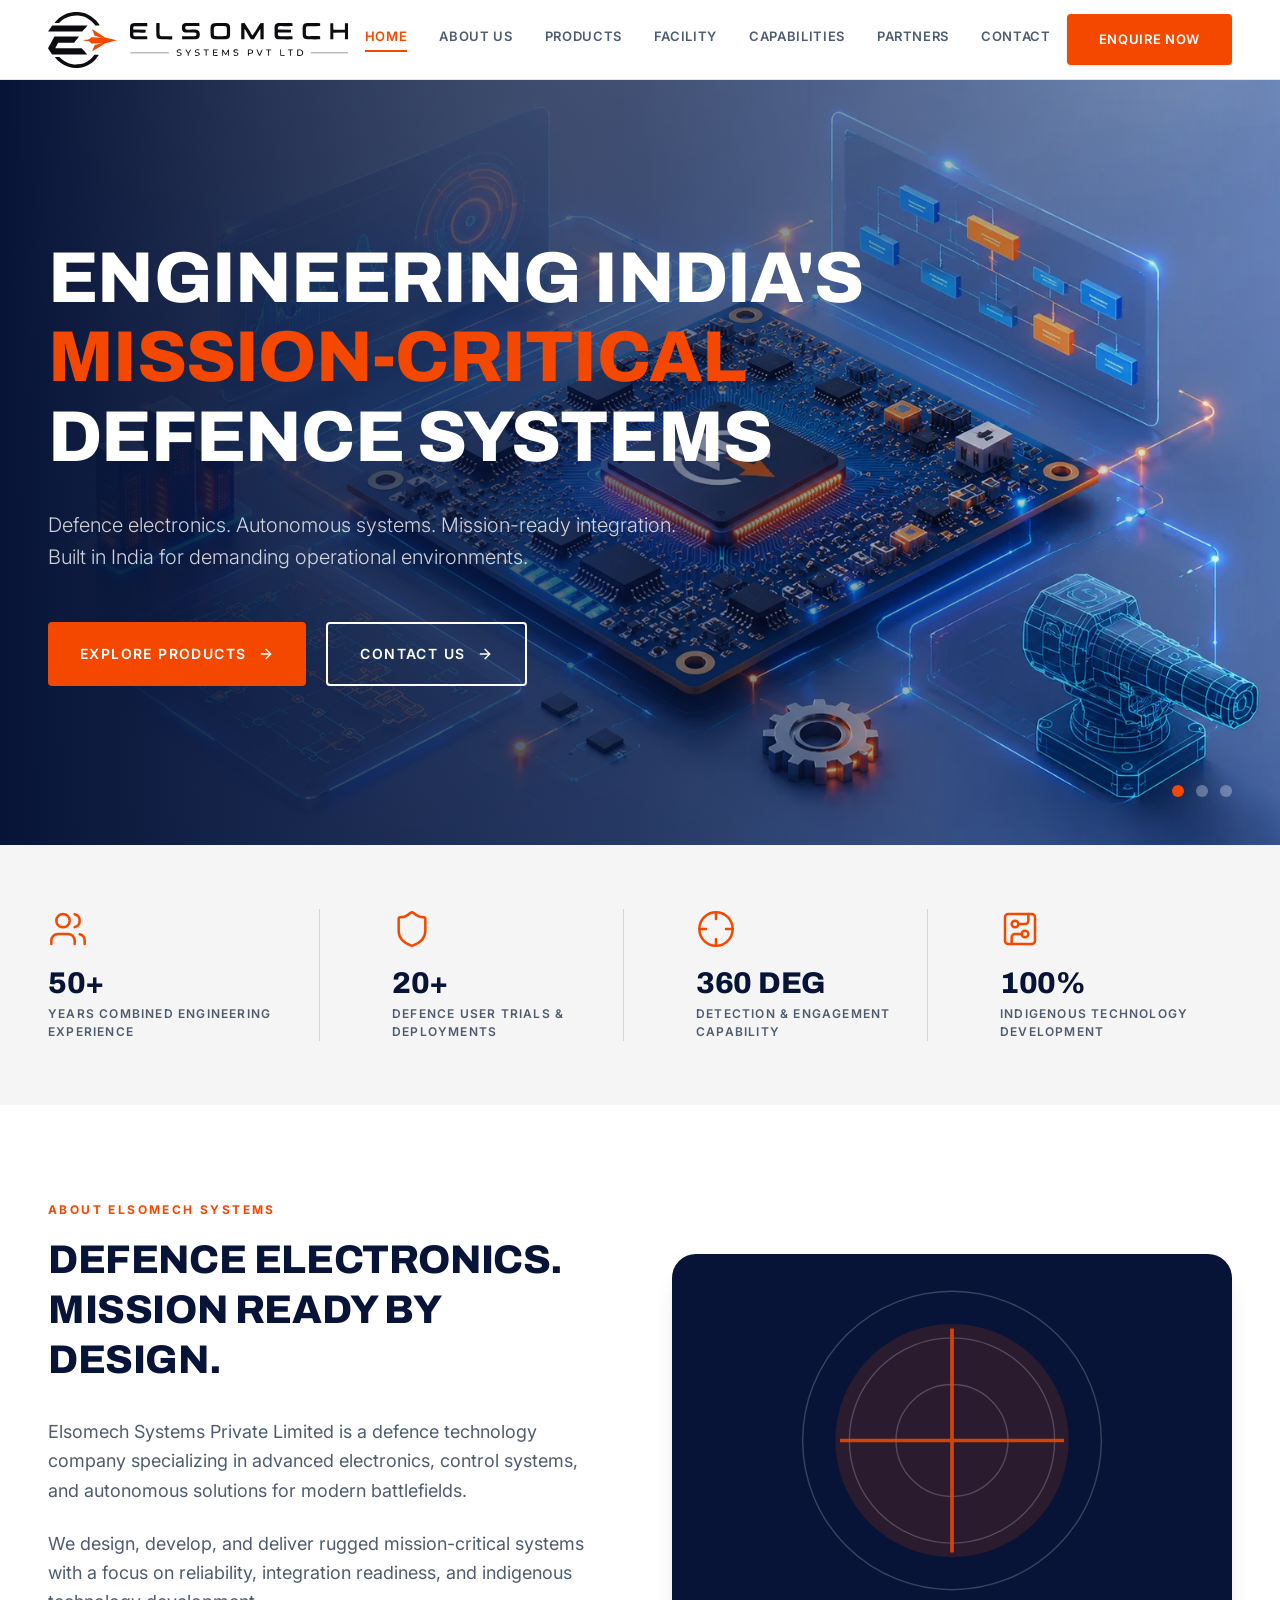
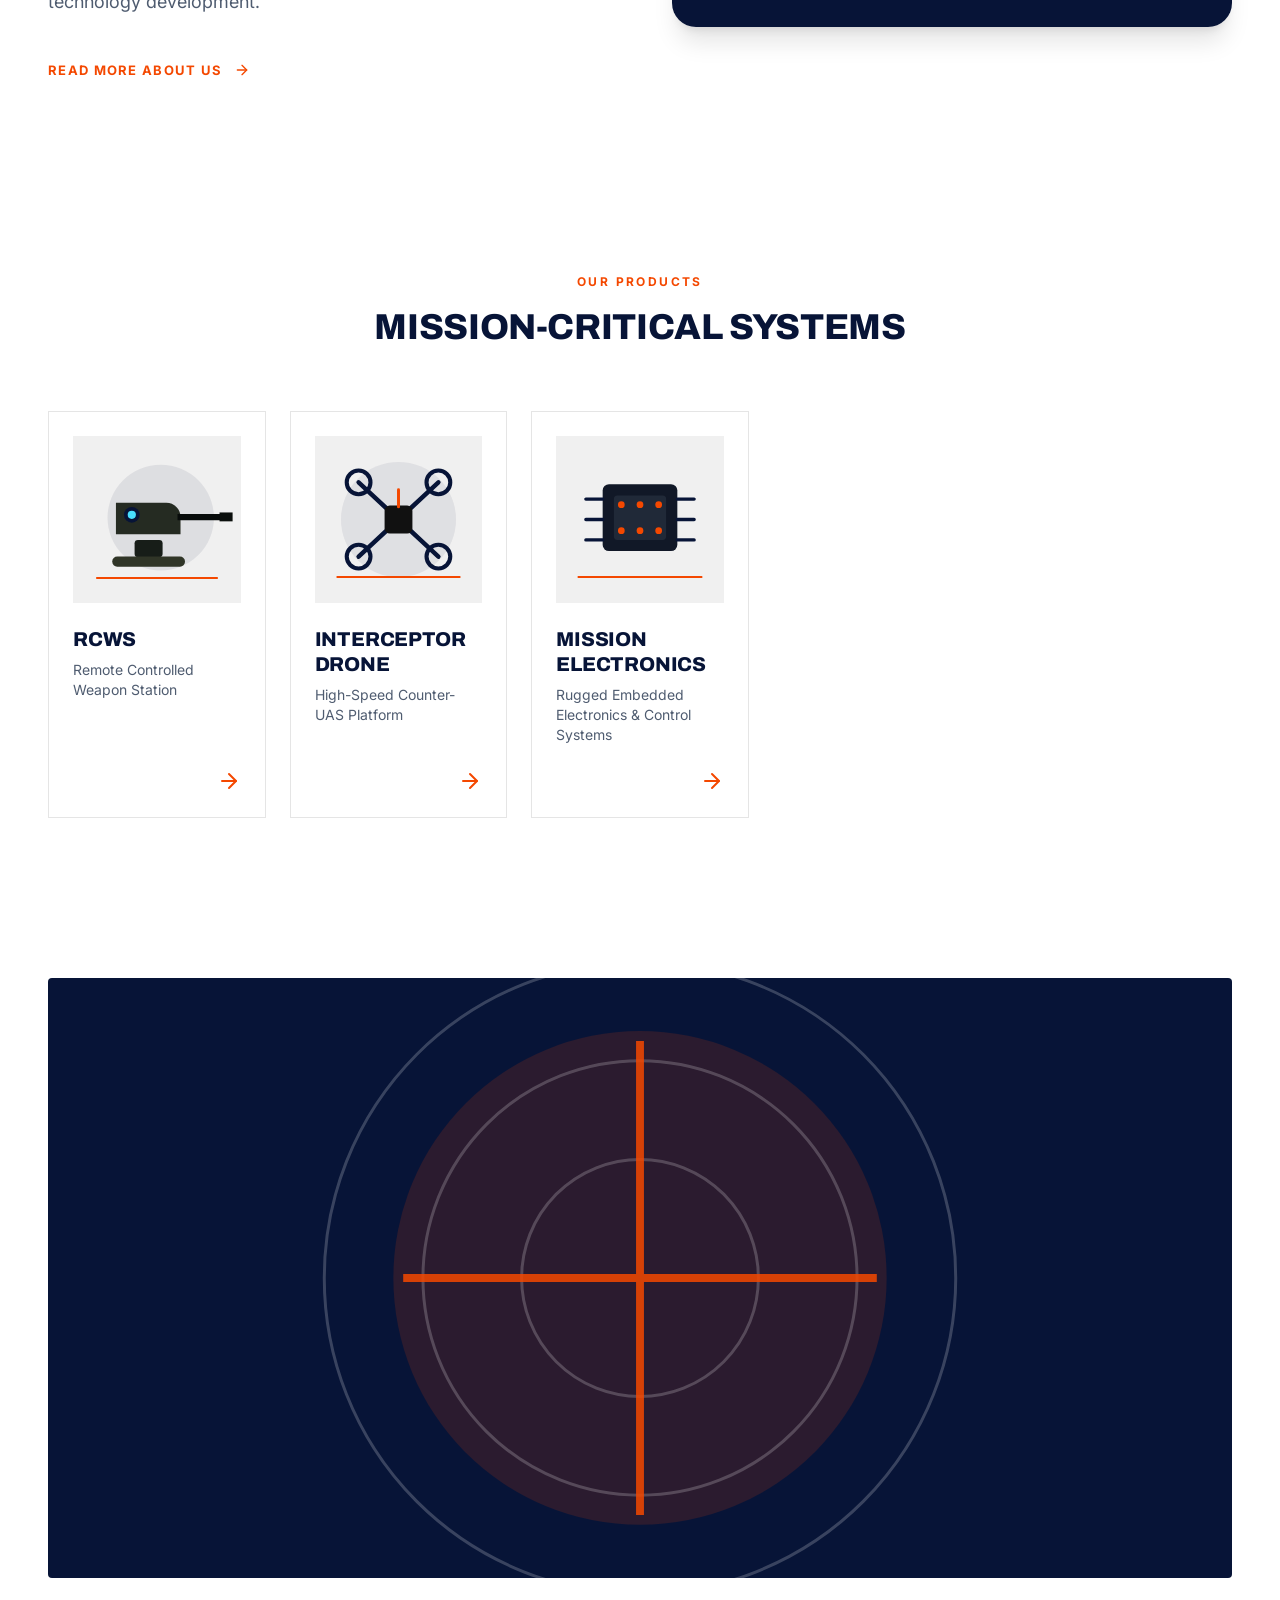
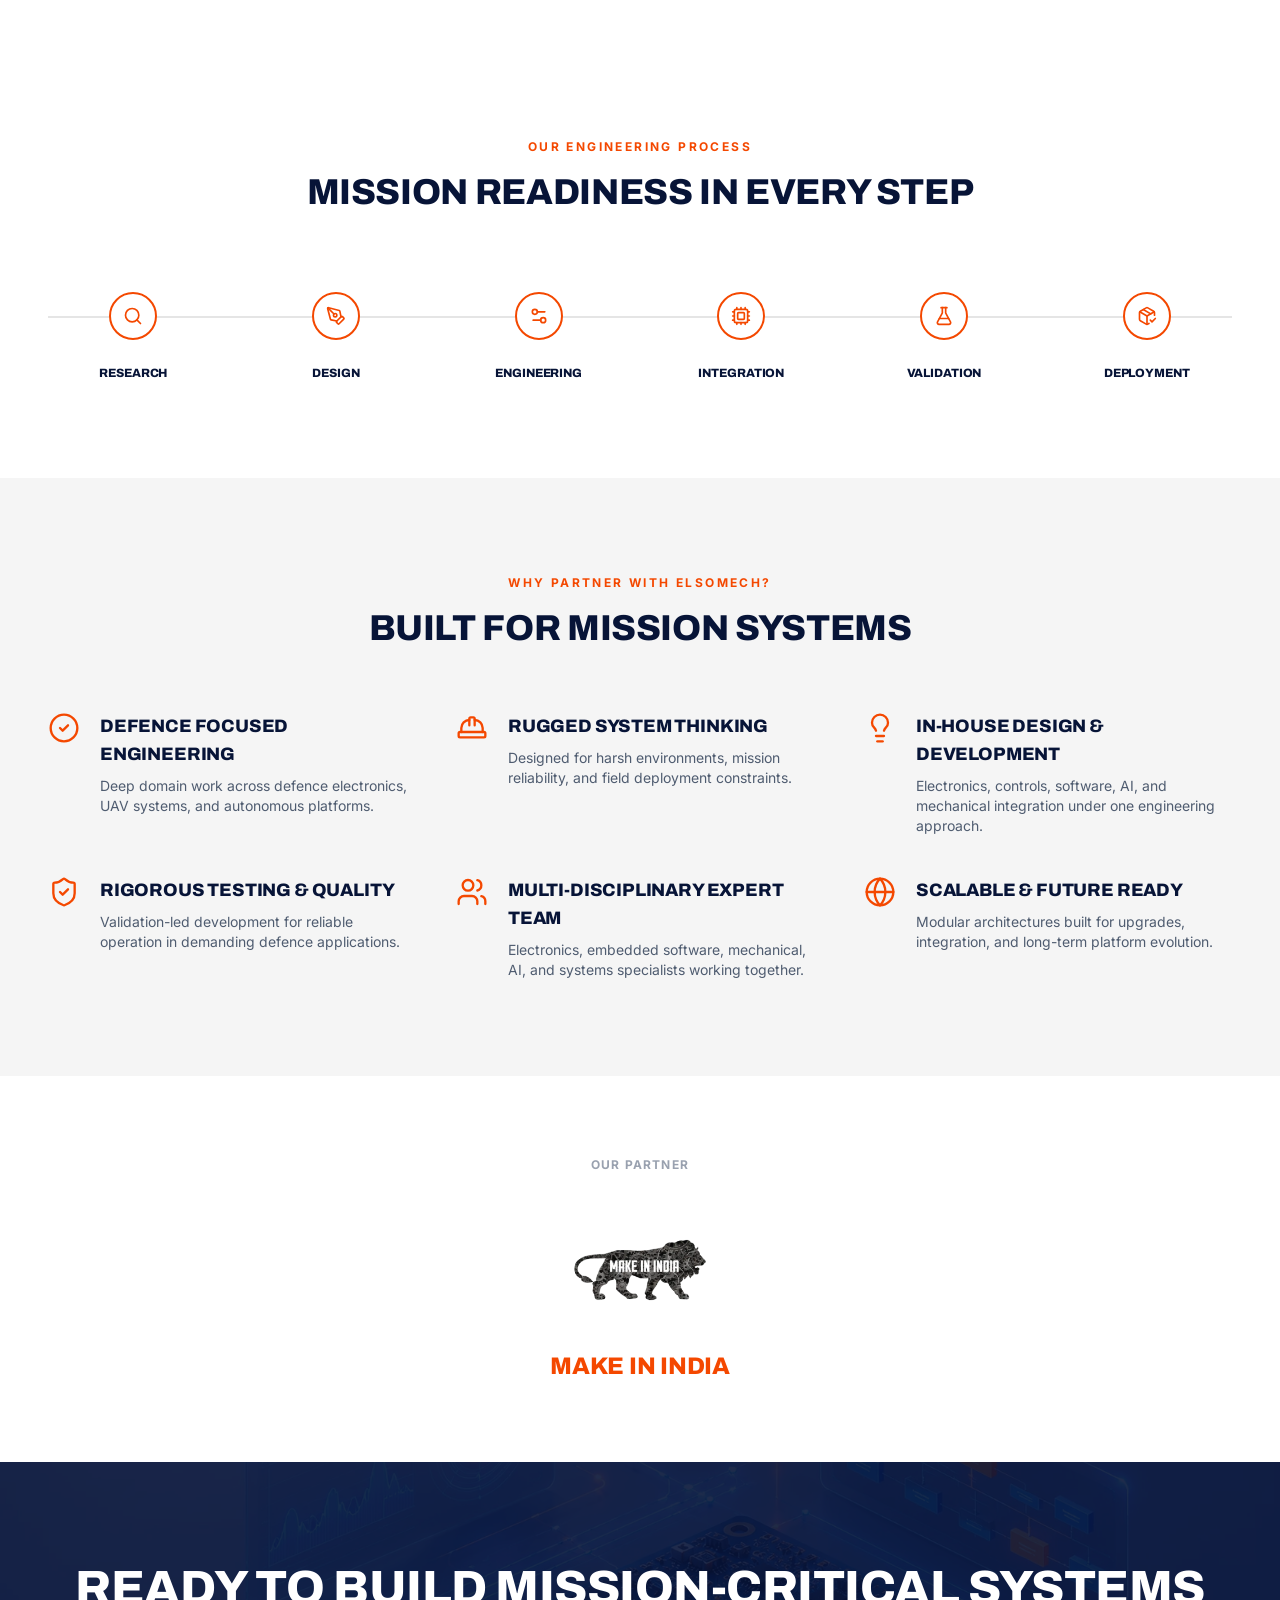
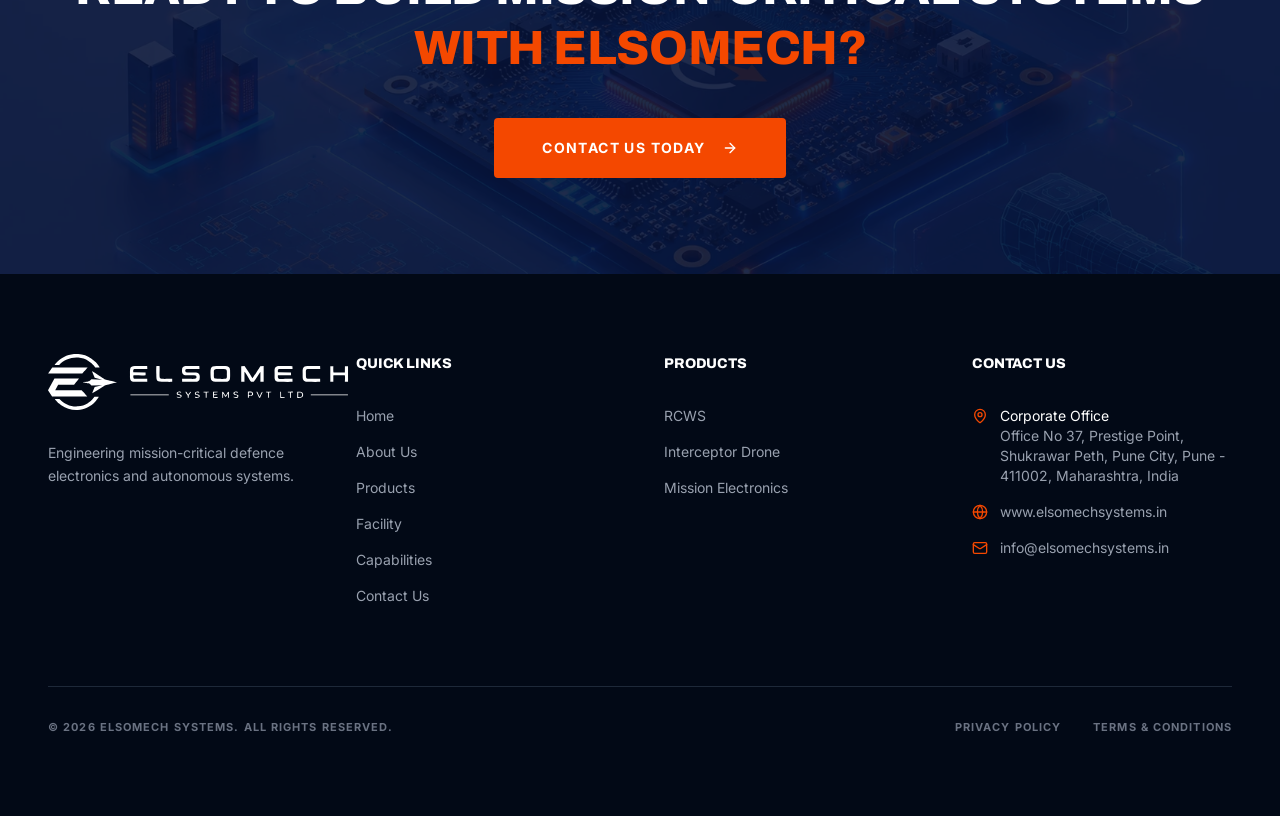
<file: index.html>
<!doctype html>
<html lang="en">
  <head>
    <meta charset="UTF-8" />
    <meta name="viewport" content="width=device-width, initial-scale=1.0" />
    <title>Elsomech Systems | Defence Electronics and Autonomous Systems</title>
    <meta
      name="description"
      content="Elsomech Systems Pvt Ltd engineers mission-critical defence electronics, control systems, autonomous systems, RCWS, counter-UAS platforms, and rugged mission electronics in India."
    />
    <meta
      name="keywords"
      content="Elsomech Systems, defence electronics, autonomous systems, RCWS, counter UAS, mission electronics, embedded electronics, fire control systems, India"
    />
    <meta name="author" content="Elsomech Systems" />
    <meta name="robots" content="index, follow" />
    <meta name="theme-color" content="#071437" />
    <link rel="canonical" href="https://elsomechsystems.in/" />
    <link rel="icon" href="/favicon.svg" type="image/svg+xml" />
    <link rel="manifest" href="/site.webmanifest" />
    <meta property="og:type" content="website" />
    <meta property="og:site_name" content="Elsomech Systems" />
    <meta property="og:title" content="Elsomech Systems | Defence Electronics and Autonomous Systems" />
    <meta
      property="og:description"
      content="Engineering mission-critical defence electronics, control systems and autonomous solutions for modern battlefields."
    />
    <meta property="og:url" content="https://elsomechsystems.in/" />
    <meta property="og:image" content="https://elsomechsystems.in/images/main-cover.webp" />
    <meta name="twitter:card" content="summary" />
    <meta name="twitter:title" content="Elsomech Systems | Defence Electronics and Autonomous Systems" />
    <meta
      name="twitter:description"
      content="Engineering mission-critical defence electronics, control systems and autonomous solutions for modern battlefields."
    />
    <meta name="twitter:image" content="https://elsomechsystems.in/images/main-cover.webp" />
    <script type="application/ld+json">
      {
        "@context": "https://schema.org",
        "@type": "Organization",
        "name": "Elsomech Systems Private Limited",
        "url": "https://elsomechsystems.in/",
        "email": "info@elsomechsystems.in",
        "address": {
          "@type": "PostalAddress",
          "streetAddress": "Office No 37, Prestige Point, Shukrawar Peth",
          "addressLocality": "Pune",
          "postalCode": "411002",
          "addressRegion": "Maharashtra",
          "addressCountry": "IN"
        }
      }
    </script>
    <link rel="preconnect" href="https://fonts.googleapis.com" />
    <link rel="preconnect" href="https://fonts.gstatic.com" crossorigin />
    <link
      href="https://fonts.googleapis.com/css2?family=Archivo:wght@700;800&family=Inter:wght@400;500;600;700;800;900&family=Poppins:wght@400;500;600;700&display=swap"
      rel="stylesheet"
    />
    <script type="module" crossorigin src="/assets/index-Cxivcavu.js"></script>
    <link rel="stylesheet" crossorigin href="/assets/index-B9qIQL-M.css">
  </head>
  <body>
    <div id="root"></div>
  </body>
</html>
</file>
<file: assets/index-B9qIQL-M.css>
@layer properties{@supports (((-webkit-hyphens:none)) and (not (margin-trim:inline))) or ((-moz-orient:inline) and (not (color:rgb(from red r g b)))){*,:before,:after,::backdrop{--tw-space-y-reverse:0;--tw-border-style:solid;--tw-gradient-position:initial;--tw-gradient-from:#0000;--tw-gradient-via:#0000;--tw-gradient-to:#0000;--tw-gradient-stops:initial;--tw-gradient-via-stops:initial;--tw-gradient-from-position:0%;--tw-gradient-via-position:50%;--tw-gradient-to-position:100%;--tw-leading:initial;--tw-font-weight:initial;--tw-tracking:initial;--tw-shadow:0 0 #0000;--tw-shadow-color:initial;--tw-shadow-alpha:100%;--tw-inset-shadow:0 0 #0000;--tw-inset-shadow-color:initial;--tw-inset-shadow-alpha:100%;--tw-ring-color:initial;--tw-ring-shadow:0 0 #0000;--tw-inset-ring-color:initial;--tw-inset-ring-shadow:0 0 #0000;--tw-ring-inset:initial;--tw-ring-offset-width:0px;--tw-ring-offset-color:#fff;--tw-ring-offset-shadow:0 0 #0000;--tw-outline-style:solid;--tw-blur:initial;--tw-brightness:initial;--tw-contrast:initial;--tw-grayscale:initial;--tw-hue-rotate:initial;--tw-invert:initial;--tw-opacity:initial;--tw-saturate:initial;--tw-sepia:initial;--tw-drop-shadow:initial;--tw-drop-shadow-color:initial;--tw-drop-shadow-alpha:100%;--tw-drop-shadow-size:initial;--tw-duration:initial;--tw-ease:initial;--tw-translate-x:0;--tw-translate-y:0;--tw-translate-z:0;--tw-divide-x-reverse:0}}}@layer theme{:root,:host{--font-sans:ui-sans-serif, system-ui, sans-serif, "Apple Color Emoji", "Segoe UI Emoji", "Segoe UI Symbol", "Noto Color Emoji";--font-mono:ui-monospace, SFMono-Regular, Menlo, Monaco, Consolas, "Liberation Mono", "Courier New", monospace;--color-gray-300:oklch(87.2% .01 258.338);--color-gray-400:oklch(70.7% .022 261.325);--color-gray-500:oklch(55.1% .027 264.364);--color-gray-800:oklch(27.8% .033 256.848);--color-white:#fff;--spacing:.25rem;--container-2xl:42rem;--container-3xl:48rem;--container-4xl:56rem;--container-5xl:64rem;--container-7xl:80rem;--text-sm:.875rem;--text-sm--line-height:calc(1.25 / .875);--text-lg:1.125rem;--text-lg--line-height:calc(1.75 / 1.125);--text-xl:1.25rem;--text-xl--line-height:calc(1.75 / 1.25);--text-2xl:1.5rem;--text-2xl--line-height:calc(2 / 1.5);--text-3xl:1.875rem;--text-3xl--line-height: 1.2 ;--text-4xl:2.25rem;--text-4xl--line-height:calc(2.5 / 2.25);--text-5xl:3rem;--text-5xl--line-height:1;--text-6xl:3.75rem;--text-6xl--line-height:1;--font-weight-light:300;--font-weight-semibold:600;--font-weight-bold:700;--font-weight-extrabold:800;--tracking-wider:.05em;--tracking-widest:.1em;--leading-tight:1.25;--leading-relaxed:1.625;--radius-3xl:1.5rem;--default-transition-duration:.15s;--default-transition-timing-function:cubic-bezier(.4, 0, .2, 1);--default-font-family:var(--font-sans);--default-mono-font-family:var(--font-mono);--color-surface-alt:#f5f5f5;--color-surface-panel:#f0f0f0;--color-dark:#071437;--color-darker:#020916;--color-accent:#f44800;--color-accent-dark:#d83f00;--color-body:#4f5c70;--color-line:#e5e5e5;--ease-brand:cubic-bezier(.4, 0, .2, 1)}}@layer base{*,:after,:before,::backdrop{box-sizing:border-box;border:0 solid;margin:0;padding:0}::file-selector-button{box-sizing:border-box;border:0 solid;margin:0;padding:0}html,:host{-webkit-text-size-adjust:100%;tab-size:4;line-height:1.5;font-family:var(--default-font-family,ui-sans-serif, system-ui, sans-serif, "Apple Color Emoji", "Segoe UI Emoji", "Segoe UI Symbol", "Noto Color Emoji");font-feature-settings:var(--default-font-feature-settings,normal);font-variation-settings:var(--default-font-variation-settings,normal);-webkit-tap-highlight-color:transparent}hr{height:0;color:inherit;border-top-width:1px}abbr:where([title]){-webkit-text-decoration:underline dotted;text-decoration:underline dotted}h1,h2,h3,h4,h5,h6{font-size:inherit;font-weight:inherit}a{color:inherit;-webkit-text-decoration:inherit;text-decoration:inherit}b,strong{font-weight:bolder}code,kbd,samp,pre{font-family:var(--default-mono-font-family,ui-monospace, SFMono-Regular, Menlo, Monaco, Consolas, "Liberation Mono", "Courier New", monospace);font-feature-settings:var(--default-mono-font-feature-settings,normal);font-variation-settings:var(--default-mono-font-variation-settings,normal);font-size:1em}small{font-size:80%}sub,sup{vertical-align:baseline;font-size:75%;line-height:0;position:relative}sub{bottom:-.25em}sup{top:-.5em}table{text-indent:0;border-color:inherit;border-collapse:collapse}:-moz-focusring{outline:auto}progress{vertical-align:baseline}summary{display:list-item}ol,ul,menu{list-style:none}img,svg,video,canvas,audio,iframe,embed,object{vertical-align:middle;display:block}img,video{max-width:100%;height:auto}button,input,select,optgroup,textarea{font:inherit;font-feature-settings:inherit;font-variation-settings:inherit;letter-spacing:inherit;color:inherit;opacity:1;background-color:#0000;border-radius:0}::file-selector-button{font:inherit;font-feature-settings:inherit;font-variation-settings:inherit;letter-spacing:inherit;color:inherit;opacity:1;background-color:#0000;border-radius:0}:where(select:is([multiple],[size])) optgroup{font-weight:bolder}:where(select:is([multiple],[size])) optgroup option{padding-inline-start:20px}::file-selector-button{margin-inline-end:4px}::placeholder{opacity:1}@supports (not ((-webkit-appearance:-apple-pay-button))) or (contain-intrinsic-size:1px){::placeholder{color:currentColor}@supports (color:color-mix(in lab,red,red)){::placeholder{color:color-mix(in oklab,currentcolor 50%,transparent)}}}textarea{resize:vertical}::-webkit-search-decoration{-webkit-appearance:none}::-webkit-date-and-time-value{min-height:1lh;text-align:inherit}::-webkit-datetime-edit{display:inline-flex}::-webkit-datetime-edit-fields-wrapper{padding:0}::-webkit-datetime-edit{padding-block:0}::-webkit-datetime-edit-year-field{padding-block:0}::-webkit-datetime-edit-month-field{padding-block:0}::-webkit-datetime-edit-day-field{padding-block:0}::-webkit-datetime-edit-hour-field{padding-block:0}::-webkit-datetime-edit-minute-field{padding-block:0}::-webkit-datetime-edit-second-field{padding-block:0}::-webkit-datetime-edit-millisecond-field{padding-block:0}::-webkit-datetime-edit-meridiem-field{padding-block:0}::-webkit-calendar-picker-indicator{line-height:1}:-moz-ui-invalid{box-shadow:none}button,input:where([type=button],[type=reset],[type=submit]){appearance:button}::file-selector-button{appearance:button}::-webkit-inner-spin-button{height:auto}::-webkit-outer-spin-button{height:auto}[hidden]:where(:not([hidden=until-found])){display:none!important}}@layer components;@layer utilities{.absolute{position:absolute}.relative{position:relative}.sticky{position:sticky}.inset-0{inset:0}.top-0{top:0}.right-6{right:calc(var(--spacing) * 6)}.right-12{right:calc(var(--spacing) * 12)}.bottom-6{bottom:calc(var(--spacing) * 6)}.bottom-12{bottom:calc(var(--spacing) * 12)}.left-6{left:calc(var(--spacing) * 6)}.z-0{z-index:0}.z-10{z-index:10}.z-50{z-index:50}.mx-auto{margin-inline:auto}.mt-0\.5{margin-top:calc(var(--spacing) * .5)}.mt-3{margin-top:calc(var(--spacing) * 3)}.mt-6{margin-top:calc(var(--spacing) * 6)}.mt-10{margin-top:calc(var(--spacing) * 10)}.mt-12{margin-top:calc(var(--spacing) * 12)}.mt-20{margin-top:calc(var(--spacing) * 20)}.mt-auto{margin-top:auto}.mb-1{margin-bottom:var(--spacing)}.mb-2{margin-bottom:calc(var(--spacing) * 2)}.mb-3{margin-bottom:calc(var(--spacing) * 3)}.mb-4{margin-bottom:calc(var(--spacing) * 4)}.mb-5{margin-bottom:calc(var(--spacing) * 5)}.mb-6{margin-bottom:calc(var(--spacing) * 6)}.mb-8{margin-bottom:calc(var(--spacing) * 8)}.mb-10{margin-bottom:calc(var(--spacing) * 10)}.mb-12{margin-bottom:calc(var(--spacing) * 12)}.mb-16{margin-bottom:calc(var(--spacing) * 16)}.mb-20{margin-bottom:calc(var(--spacing) * 20)}.ml-auto{margin-left:auto}.block{display:block}.flex{display:flex}.grid{display:grid}.hidden{display:none}.inline{display:inline}.inline-flex{display:inline-flex}.aspect-square{aspect-ratio:1}.size-1\.5{width:calc(var(--spacing) * 1.5);height:calc(var(--spacing) * 1.5)}.size-4{width:calc(var(--spacing) * 4);height:calc(var(--spacing) * 4)}.size-5{width:calc(var(--spacing) * 5);height:calc(var(--spacing) * 5)}.size-6{width:calc(var(--spacing) * 6);height:calc(var(--spacing) * 6)}.size-8{width:calc(var(--spacing) * 8);height:calc(var(--spacing) * 8)}.size-10{width:calc(var(--spacing) * 10);height:calc(var(--spacing) * 10)}.h-3{height:calc(var(--spacing) * 3)}.h-7{height:calc(var(--spacing) * 7)}.h-10{height:calc(var(--spacing) * 10)}.h-12{height:calc(var(--spacing) * 12)}.h-14{height:calc(var(--spacing) * 14)}.h-16{height:calc(var(--spacing) * 16)}.h-28{height:calc(var(--spacing) * 28)}.h-\[85vh\]{height:85vh}.h-\[360px\]{height:360px}.h-\[380px\]{height:380px}.h-auto{height:auto}.h-full{height:100%}.min-h-\[600px\]{min-height:600px}.min-h-screen{min-height:100vh}.w-3{width:calc(var(--spacing) * 3)}.w-12{width:calc(var(--spacing) * 12)}.w-auto{width:auto}.w-full{width:100%}.max-w-2xl{max-width:var(--container-2xl)}.max-w-3xl{max-width:var(--container-3xl)}.max-w-4xl{max-width:var(--container-4xl)}.max-w-5xl{max-width:var(--container-5xl)}.max-w-7xl{max-width:var(--container-7xl)}.max-w-\[150px\]{max-width:150px}.max-w-\[220px\]{max-width:220px}.max-w-full{max-width:100%}.min-w-0{min-width:0}.flex-1{flex:1}.shrink{flex-shrink:1}.shrink-0{flex-shrink:0}.resize{resize:both}.grid-cols-1{grid-template-columns:repeat(1,minmax(0,1fr))}.grid-cols-2{grid-template-columns:repeat(2,minmax(0,1fr))}.flex-col{flex-direction:column}.flex-wrap{flex-wrap:wrap}.items-center{align-items:center}.justify-between{justify-content:space-between}.justify-center{justify-content:center}.justify-end{justify-content:flex-end}.gap-2{gap:calc(var(--spacing) * 2)}.gap-3{gap:calc(var(--spacing) * 3)}.gap-4{gap:calc(var(--spacing) * 4)}.gap-5{gap:calc(var(--spacing) * 5)}.gap-6{gap:calc(var(--spacing) * 6)}.gap-8{gap:calc(var(--spacing) * 8)}.gap-10{gap:calc(var(--spacing) * 10)}.gap-12{gap:calc(var(--spacing) * 12)}.gap-14{gap:calc(var(--spacing) * 14)}.gap-16{gap:calc(var(--spacing) * 16)}:where(.space-y-3>:not(:last-child)){--tw-space-y-reverse:0;margin-block-start:calc(calc(var(--spacing) * 3) * var(--tw-space-y-reverse));margin-block-end:calc(calc(var(--spacing) * 3) * calc(1 - var(--tw-space-y-reverse)))}:where(.space-y-4>:not(:last-child)){--tw-space-y-reverse:0;margin-block-start:calc(calc(var(--spacing) * 4) * var(--tw-space-y-reverse));margin-block-end:calc(calc(var(--spacing) * 4) * calc(1 - var(--tw-space-y-reverse)))}:where(.space-y-5>:not(:last-child)){--tw-space-y-reverse:0;margin-block-start:calc(calc(var(--spacing) * 5) * var(--tw-space-y-reverse));margin-block-end:calc(calc(var(--spacing) * 5) * calc(1 - var(--tw-space-y-reverse)))}:where(.space-y-6>:not(:last-child)){--tw-space-y-reverse:0;margin-block-start:calc(calc(var(--spacing) * 6) * var(--tw-space-y-reverse));margin-block-end:calc(calc(var(--spacing) * 6) * calc(1 - var(--tw-space-y-reverse)))}:where(.space-y-12>:not(:last-child)){--tw-space-y-reverse:0;margin-block-start:calc(calc(var(--spacing) * 12) * var(--tw-space-y-reverse));margin-block-end:calc(calc(var(--spacing) * 12) * calc(1 - var(--tw-space-y-reverse)))}:where(.divide-gray-300>:not(:last-child)){border-color:var(--color-gray-300)}.overflow-hidden{overflow:hidden}.rounded{border-radius:.25rem}.rounded-3xl{border-radius:var(--radius-3xl)}.rounded-\[4px\]{border-radius:4px}.rounded-full{border-radius:3.40282e38px}.border{border-style:var(--tw-border-style);border-width:1px}.border-2{border-style:var(--tw-border-style);border-width:2px}.border-t{border-top-style:var(--tw-border-style);border-top-width:1px}.border-b{border-bottom-style:var(--tw-border-style);border-bottom-width:1px}.border-b-2{border-bottom-style:var(--tw-border-style);border-bottom-width:2px}.border-accent{border-color:var(--color-accent)}.border-gray-800{border-color:var(--color-gray-800)}.border-line{border-color:var(--color-line)}.border-transparent{border-color:#0000}.border-white{border-color:var(--color-white)}.bg-accent{background-color:var(--color-accent)}.bg-dark{background-color:var(--color-dark)}.bg-darker{background-color:var(--color-darker)}.bg-surface-alt{background-color:var(--color-surface-alt)}.bg-surface-panel{background-color:var(--color-surface-panel)}.bg-white{background-color:var(--color-white)}.bg-white\/30{background-color:#ffffff4d}@supports (color:color-mix(in lab,red,red)){.bg-white\/30{background-color:color-mix(in oklab,var(--color-white) 30%,transparent)}}.bg-gradient-to-r{--tw-gradient-position:to right in oklab;background-image:linear-gradient(var(--tw-gradient-stops))}.bg-gradient-to-t{--tw-gradient-position:to top in oklab;background-image:linear-gradient(var(--tw-gradient-stops))}.from-dark{--tw-gradient-from:var(--color-dark);--tw-gradient-stops:var(--tw-gradient-via-stops,var(--tw-gradient-position), var(--tw-gradient-from) var(--tw-gradient-from-position), var(--tw-gradient-to) var(--tw-gradient-to-position))}.from-dark\/70{--tw-gradient-from:#071437b3}@supports (color:color-mix(in lab,red,red)){.from-dark\/70{--tw-gradient-from:color-mix(in oklab, var(--color-dark) 70%, transparent)}}.from-dark\/70{--tw-gradient-stops:var(--tw-gradient-via-stops,var(--tw-gradient-position), var(--tw-gradient-from) var(--tw-gradient-from-position), var(--tw-gradient-to) var(--tw-gradient-to-position))}.from-dark\/80{--tw-gradient-from:#071437cc}@supports (color:color-mix(in lab,red,red)){.from-dark\/80{--tw-gradient-from:color-mix(in oklab, var(--color-dark) 80%, transparent)}}.from-dark\/80{--tw-gradient-stops:var(--tw-gradient-via-stops,var(--tw-gradient-position), var(--tw-gradient-from) var(--tw-gradient-from-position), var(--tw-gradient-to) var(--tw-gradient-to-position))}.via-dark\/20{--tw-gradient-via:#07143733}@supports (color:color-mix(in lab,red,red)){.via-dark\/20{--tw-gradient-via:color-mix(in oklab, var(--color-dark) 20%, transparent)}}.via-dark\/20{--tw-gradient-via-stops:var(--tw-gradient-position), var(--tw-gradient-from) var(--tw-gradient-from-position), var(--tw-gradient-via) var(--tw-gradient-via-position), var(--tw-gradient-to) var(--tw-gradient-to-position);--tw-gradient-stops:var(--tw-gradient-via-stops)}.via-dark\/60{--tw-gradient-via:#07143799}@supports (color:color-mix(in lab,red,red)){.via-dark\/60{--tw-gradient-via:color-mix(in oklab, var(--color-dark) 60%, transparent)}}.via-dark\/60{--tw-gradient-via-stops:var(--tw-gradient-position), var(--tw-gradient-from) var(--tw-gradient-from-position), var(--tw-gradient-via) var(--tw-gradient-via-position), var(--tw-gradient-to) var(--tw-gradient-to-position);--tw-gradient-stops:var(--tw-gradient-via-stops)}.via-transparent{--tw-gradient-via:transparent;--tw-gradient-via-stops:var(--tw-gradient-position), var(--tw-gradient-from) var(--tw-gradient-from-position), var(--tw-gradient-via) var(--tw-gradient-via-position), var(--tw-gradient-to) var(--tw-gradient-to-position);--tw-gradient-stops:var(--tw-gradient-via-stops)}.to-transparent{--tw-gradient-to:transparent;--tw-gradient-stops:var(--tw-gradient-via-stops,var(--tw-gradient-position), var(--tw-gradient-from) var(--tw-gradient-from-position), var(--tw-gradient-to) var(--tw-gradient-to-position))}.object-contain{object-fit:contain}.object-cover{object-fit:cover}.object-left{object-position:left}.p-6{padding:calc(var(--spacing) * 6)}.px-4{padding-inline:calc(var(--spacing) * 4)}.px-6{padding-inline:calc(var(--spacing) * 6)}.px-8{padding-inline:calc(var(--spacing) * 8)}.px-10{padding-inline:calc(var(--spacing) * 10)}.px-12{padding-inline:calc(var(--spacing) * 12)}.py-3{padding-block:calc(var(--spacing) * 3)}.py-5{padding-block:calc(var(--spacing) * 5)}.py-16{padding-block:calc(var(--spacing) * 16)}.py-20{padding-block:calc(var(--spacing) * 20)}.py-24{padding-block:calc(var(--spacing) * 24)}.pt-8{padding-top:calc(var(--spacing) * 8)}.pt-10{padding-top:calc(var(--spacing) * 10)}.pb-1{padding-bottom:var(--spacing)}.pb-10{padding-bottom:calc(var(--spacing) * 10)}.text-center{text-align:center}.text-2xl{font-size:var(--text-2xl);line-height:var(--tw-leading,var(--text-2xl--line-height))}.text-3xl{font-size:var(--text-3xl);line-height:var(--tw-leading,var(--text-3xl--line-height))}.text-4xl{font-size:var(--text-4xl);line-height:var(--tw-leading,var(--text-4xl--line-height))}.text-5xl{font-size:var(--text-5xl);line-height:var(--tw-leading,var(--text-5xl--line-height))}.text-lg{font-size:var(--text-lg);line-height:var(--tw-leading,var(--text-lg--line-height))}.text-sm{font-size:var(--text-sm);line-height:var(--tw-leading,var(--text-sm--line-height))}.text-xl{font-size:var(--text-xl);line-height:var(--tw-leading,var(--text-xl--line-height))}.text-\[11px\]{font-size:11px}.text-\[12px\]{font-size:12px}.text-\[13px\]{font-size:13px}.text-\[16px\]{font-size:16px}.leading-\[1\.1\]{--tw-leading:1.1;line-height:1.1}.leading-\[1\.85\]{--tw-leading:1.85;line-height:1.85}.leading-relaxed{--tw-leading:var(--leading-relaxed);line-height:var(--leading-relaxed)}.leading-tight{--tw-leading:var(--leading-tight);line-height:var(--leading-tight)}.font-bold{--tw-font-weight:var(--font-weight-bold);font-weight:var(--font-weight-bold)}.font-extrabold{--tw-font-weight:var(--font-weight-extrabold);font-weight:var(--font-weight-extrabold)}.font-light{--tw-font-weight:var(--font-weight-light);font-weight:var(--font-weight-light)}.font-semibold{--tw-font-weight:var(--font-weight-semibold);font-weight:var(--font-weight-semibold)}.tracking-wider{--tw-tracking:var(--tracking-wider);letter-spacing:var(--tracking-wider)}.tracking-widest{--tw-tracking:var(--tracking-widest);letter-spacing:var(--tracking-widest)}.text-accent{color:var(--color-accent)}.text-body{color:var(--color-body)}.text-dark{color:var(--color-dark)}.text-gray-400{color:var(--color-gray-400)}.text-gray-500{color:var(--color-gray-500)}.text-white{color:var(--color-white)}.text-white\/80{color:#fffc}@supports (color:color-mix(in lab,red,red)){.text-white\/80{color:color-mix(in oklab,var(--color-white) 80%,transparent)}}.normal-case{text-transform:none}.uppercase{text-transform:uppercase}.opacity-10{opacity:.1}.shadow,.shadow-sm{--tw-shadow:0 1px 3px 0 var(--tw-shadow-color,#0000001a), 0 1px 2px -1px var(--tw-shadow-color,#0000001a);box-shadow:var(--tw-inset-shadow),var(--tw-inset-ring-shadow),var(--tw-ring-offset-shadow),var(--tw-ring-shadow),var(--tw-shadow)}.shadow-xl{--tw-shadow:0 20px 25px -5px var(--tw-shadow-color,#0000001a), 0 8px 10px -6px var(--tw-shadow-color,#0000001a);box-shadow:var(--tw-inset-shadow),var(--tw-inset-ring-shadow),var(--tw-ring-offset-shadow),var(--tw-ring-shadow),var(--tw-shadow)}.outline{outline-style:var(--tw-outline-style);outline-width:1px}.brightness-0{--tw-brightness:brightness(0%);filter:var(--tw-blur,) var(--tw-brightness,) var(--tw-contrast,) var(--tw-grayscale,) var(--tw-hue-rotate,) var(--tw-invert,) var(--tw-saturate,) var(--tw-sepia,) var(--tw-drop-shadow,)}.grayscale{--tw-grayscale:grayscale(100%);filter:var(--tw-blur,) var(--tw-brightness,) var(--tw-contrast,) var(--tw-grayscale,) var(--tw-hue-rotate,) var(--tw-invert,) var(--tw-saturate,) var(--tw-sepia,) var(--tw-drop-shadow,)}.invert{--tw-invert:invert(100%);filter:var(--tw-blur,) var(--tw-brightness,) var(--tw-contrast,) var(--tw-grayscale,) var(--tw-hue-rotate,) var(--tw-invert,) var(--tw-saturate,) var(--tw-sepia,) var(--tw-drop-shadow,)}.transition-all{transition-property:all;transition-timing-function:var(--tw-ease,var(--default-transition-timing-function));transition-duration:var(--tw-duration,var(--default-transition-duration))}.transition-colors{transition-property:color,background-color,border-color,outline-color,text-decoration-color,fill,stroke,--tw-gradient-from,--tw-gradient-via,--tw-gradient-to;transition-timing-function:var(--tw-ease,var(--default-transition-timing-function));transition-duration:var(--tw-duration,var(--default-transition-duration))}.transition-transform{transition-property:transform,translate,scale,rotate;transition-timing-function:var(--tw-ease,var(--default-transition-timing-function));transition-duration:var(--tw-duration,var(--default-transition-duration))}.duration-400{--tw-duration:.4s;transition-duration:.4s}.ease-brand{--tw-ease:var(--ease-brand);transition-timing-function:var(--ease-brand)}@media(hover:hover){.group-hover\:translate-x-1:is(:where(.group):hover *){--tw-translate-x:var(--spacing);translate:var(--tw-translate-x) var(--tw-translate-y)}}.last\:border-b-0:last-child{border-bottom-style:var(--tw-border-style);border-bottom-width:0}.last\:pb-0:last-child{padding-bottom:0}@media(hover:hover){.hover\:-translate-y-2\.5:hover{--tw-translate-y:calc(var(--spacing) * -2.5);translate:var(--tw-translate-x) var(--tw-translate-y)}.hover\:bg-accent-dark:hover{background-color:var(--color-accent-dark)}.hover\:bg-white:hover{background-color:var(--color-white)}.hover\:text-accent:hover{color:var(--color-accent)}.hover\:text-dark:hover{color:var(--color-dark)}.hover\:shadow-\[0_20px_40px_rgba\(0\,0\,0\,0\.05\)\]:hover{--tw-shadow:0 20px 40px var(--tw-shadow-color,#0000000d);box-shadow:var(--tw-inset-shadow),var(--tw-inset-ring-shadow),var(--tw-ring-offset-shadow),var(--tw-ring-shadow),var(--tw-shadow)}}@media(min-width:40rem){.sm\:h-10{height:calc(var(--spacing) * 10)}.sm\:h-14{height:calc(var(--spacing) * 14)}.sm\:h-20{height:calc(var(--spacing) * 20)}.sm\:h-\[440px\]{height:440px}.sm\:max-w-\[220px\]{max-width:220px}.sm\:grid-cols-2{grid-template-columns:repeat(2,minmax(0,1fr))}.sm\:gap-3{gap:calc(var(--spacing) * 3)}.sm\:px-6{padding-inline:calc(var(--spacing) * 6)}.sm\:px-8{padding-inline:calc(var(--spacing) * 8)}.sm\:py-4{padding-block:calc(var(--spacing) * 4)}.sm\:text-\[13px\]{font-size:13px}}@media(min-width:48rem){.md\:block{display:block}.md\:h-36{height:calc(var(--spacing) * 36)}.md\:h-\[460px\]{height:460px}.md\:h-\[500px\]{height:500px}.md\:h-\[600px\]{height:600px}.md\:grid-cols-2{grid-template-columns:repeat(2,minmax(0,1fr))}.md\:grid-cols-3{grid-template-columns:repeat(3,minmax(0,1fr))}.md\:flex-row{flex-direction:row}.md\:text-2xl{font-size:var(--text-2xl);line-height:var(--tw-leading,var(--text-2xl--line-height))}.md\:text-3xl{font-size:var(--text-3xl);line-height:var(--tw-leading,var(--text-3xl--line-height))}.md\:text-4xl{font-size:var(--text-4xl);line-height:var(--tw-leading,var(--text-4xl--line-height))}.md\:text-5xl{font-size:var(--text-5xl);line-height:var(--tw-leading,var(--text-5xl--line-height))}.md\:text-6xl{font-size:var(--text-6xl);line-height:var(--tw-leading,var(--text-6xl--line-height))}.md\:text-xl{font-size:var(--text-xl);line-height:var(--tw-leading,var(--text-xl--line-height))}.md\:text-\[17px\]{font-size:17px}}@media(min-width:64rem){.lg\:grid-cols-1{grid-template-columns:repeat(1,minmax(0,1fr))}.lg\:grid-cols-2{grid-template-columns:repeat(2,minmax(0,1fr))}.lg\:grid-cols-3{grid-template-columns:repeat(3,minmax(0,1fr))}.lg\:grid-cols-4{grid-template-columns:repeat(4,minmax(0,1fr))}.lg\:grid-cols-5{grid-template-columns:repeat(5,minmax(0,1fr))}.lg\:grid-cols-6{grid-template-columns:repeat(6,minmax(0,1fr))}.lg\:grid-cols-\[0\.95fr_1\.05fr\]{grid-template-columns:.95fr 1.05fr}.lg\:grid-cols-\[1\.1fr_0\.9fr\]{grid-template-columns:1.1fr .9fr}.lg\:items-center{align-items:center}.lg\:items-start{align-items:flex-start}:where(.lg\:divide-x>:not(:last-child)){--tw-divide-x-reverse:0;border-inline-style:var(--tw-border-style);border-inline-start-width:calc(1px * var(--tw-divide-x-reverse));border-inline-end-width:calc(1px * calc(1 - var(--tw-divide-x-reverse)))}.lg\:px-12{padding-inline:calc(var(--spacing) * 12)}.lg\:py-28{padding-block:calc(var(--spacing) * 28)}.lg\:pl-10{padding-left:calc(var(--spacing) * 10)}.lg\:text-left{text-align:left}.lg\:text-\[40px\]{font-size:40px}.lg\:text-\[58px\]{font-size:58px}.lg\:text-\[64px\]{font-size:64px}.lg\:text-\[72px\]{font-size:72px}}@media(min-width:80rem){.xl\:ml-0{margin-left:0}.xl\:flex{display:flex}}}@property --tw-space-y-reverse{syntax:"*";inherits:false;initial-value:0}@property --tw-border-style{syntax:"*";inherits:false;initial-value:solid}@property --tw-gradient-position{syntax:"*";inherits:false}@property --tw-gradient-from{syntax:"<color>";inherits:false;initial-value:#0000}@property --tw-gradient-via{syntax:"<color>";inherits:false;initial-value:#0000}@property --tw-gradient-to{syntax:"<color>";inherits:false;initial-value:#0000}@property --tw-gradient-stops{syntax:"*";inherits:false}@property --tw-gradient-via-stops{syntax:"*";inherits:false}@property --tw-gradient-from-position{syntax:"<length-percentage>";inherits:false;initial-value:0%}@property --tw-gradient-via-position{syntax:"<length-percentage>";inherits:false;initial-value:50%}@property --tw-gradient-to-position{syntax:"<length-percentage>";inherits:false;initial-value:100%}@property --tw-leading{syntax:"*";inherits:false}@property --tw-font-weight{syntax:"*";inherits:false}@property --tw-tracking{syntax:"*";inherits:false}@property --tw-shadow{syntax:"*";inherits:false;initial-value:0 0 #0000}@property --tw-shadow-color{syntax:"*";inherits:false}@property --tw-shadow-alpha{syntax:"<percentage>";inherits:false;initial-value:100%}@property --tw-inset-shadow{syntax:"*";inherits:false;initial-value:0 0 #0000}@property --tw-inset-shadow-color{syntax:"*";inherits:false}@property --tw-inset-shadow-alpha{syntax:"<percentage>";inherits:false;initial-value:100%}@property --tw-ring-color{syntax:"*";inherits:false}@property --tw-ring-shadow{syntax:"*";inherits:false;initial-value:0 0 #0000}@property --tw-inset-ring-color{syntax:"*";inherits:false}@property --tw-inset-ring-shadow{syntax:"*";inherits:false;initial-value:0 0 #0000}@property --tw-ring-inset{syntax:"*";inherits:false}@property --tw-ring-offset-width{syntax:"<length>";inherits:false;initial-value:0}@property --tw-ring-offset-color{syntax:"*";inherits:false;initial-value:#fff}@property --tw-ring-offset-shadow{syntax:"*";inherits:false;initial-value:0 0 #0000}@property --tw-outline-style{syntax:"*";inherits:false;initial-value:solid}@property --tw-blur{syntax:"*";inherits:false}@property --tw-brightness{syntax:"*";inherits:false}@property --tw-contrast{syntax:"*";inherits:false}@property --tw-grayscale{syntax:"*";inherits:false}@property --tw-hue-rotate{syntax:"*";inherits:false}@property --tw-invert{syntax:"*";inherits:false}@property --tw-opacity{syntax:"*";inherits:false}@property --tw-saturate{syntax:"*";inherits:false}@property --tw-sepia{syntax:"*";inherits:false}@property --tw-drop-shadow{syntax:"*";inherits:false}@property --tw-drop-shadow-color{syntax:"*";inherits:false}@property --tw-drop-shadow-alpha{syntax:"<percentage>";inherits:false;initial-value:100%}@property --tw-drop-shadow-size{syntax:"*";inherits:false}@property --tw-duration{syntax:"*";inherits:false}@property --tw-ease{syntax:"*";inherits:false}@property --tw-translate-x{syntax:"*";inherits:false;initial-value:0}@property --tw-translate-y{syntax:"*";inherits:false;initial-value:0}@property --tw-translate-z{syntax:"*";inherits:false;initial-value:0}@property --tw-divide-x-reverse{syntax:"*";inherits:false;initial-value:0}body{background-color:#fff;color:#071437;font-family:Inter,Poppins,sans-serif}.font-heading{font-family:Archivo,Inter,sans-serif;text-transform:uppercase;letter-spacing:-.01em}.section-label{color:#f44800;font-size:12px;font-weight:700;letter-spacing:.2em;text-transform:uppercase}.process-line:before{content:"";position:absolute;top:24px;left:0;right:0;height:2px;background:#e5e5e5;z-index:0}.tech-panel{background:radial-gradient(circle at 24% 22%,rgba(244,72,0,.22),transparent 30%),linear-gradient(135deg,#071437f5,#020916fa)}.signal-sweep{animation:signal-sweep 5.5s ease-in-out infinite}@keyframes signal-sweep{0%,24%{transform:translate(-120%);opacity:0}42%{opacity:1}78%,to{transform:translate(120%);opacity:0}}
</file>
